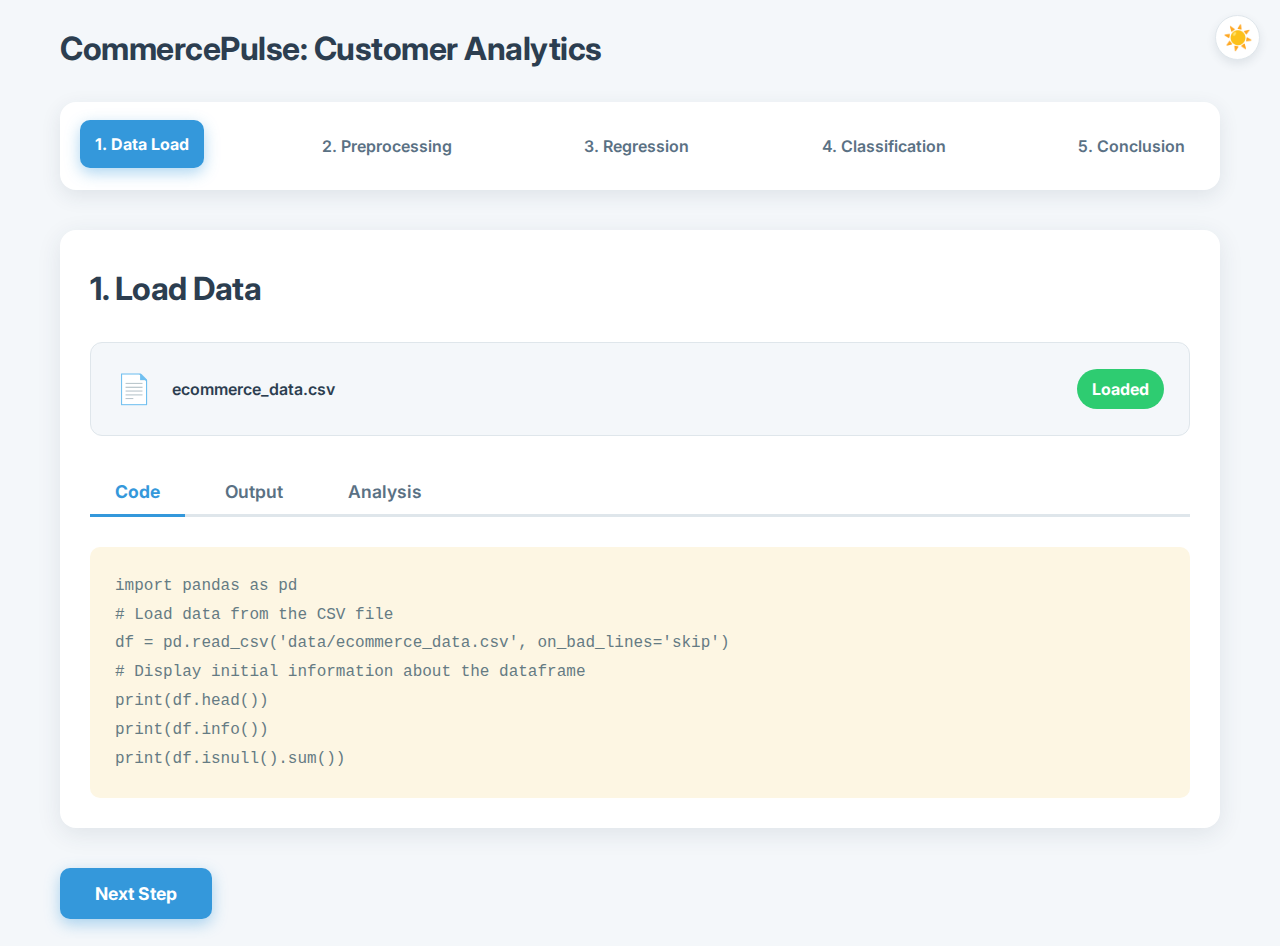
<file: index.html>
<!DOCTYPE html>
<html lang="en">
<head>
    <meta charset="UTF-8">
    <meta name="viewport" content="width=device-width, initial-scale=1.0">
    <title>Customer Analytics Project</title>
    <link href="https://fonts.googleapis.com/css2?family=Inter:wght@400;500;700&display=swap" rel="stylesheet">
    <link href="https://fonts.googleapis.com/css2?family=Fira+Code&display=swap" rel="stylesheet">
    <link rel="stylesheet" href="style.css">
</head>
<body>

    <button class="theme-toggle" id="theme-toggle" title="Toggle dark/light mode" style="position: fixed; top: 15px; right: 20px; z-index: 1000;">
        ☀️
    </button>

    <div class="container">
        <header class="project-header">
            <h1>CommercePulse: Customer Analytics</h1>
        </header>
        <div class="stepper-container">
            <header class="stepper">
                <div class="step active" data-step="0">1. Data Load</div>
                <div class="step" data-step="1">2. Preprocessing</div>
                <div class="step" data-step="2">3. Regression</div>
                <div class="step" data-step="3">4. Classification</div>
                <div class="step" data-step="4">5. Conclusion</div>
            </header>
        </div>

        <main class="main-content">

            <section class="page-section" id="step-0">
                <h2>1. Load Data</h2>
                <div class="file-card">
                    <span class="file-icon">📄</span>
                    <span class="file-name">ecommerce_data.csv</span>
                    <span class="file-status">Loaded</span>
                </div>
                
                <div class="option-bar" data-step-id="0">
                    <button class="tab-btn active" data-tab="code">Code</button>
                    <button class="tab-btn" data-tab="output">Output</button>
                    <button class="tab-btn" data-tab="analysis">Analysis</button>
                </div>

                <div class="content-area">
                    <div class="content-box active" id="code-content-0" data-tab="code">
                        <pre><code>import pandas as pd
# Load data from the CSV file
df = pd.read_csv('data/ecommerce_data.csv', on_bad_lines='skip')
# Display initial information about the dataframe
print(df.head())
print(df.info())
print(df.isnull().sum())
</code></pre>
                    </div>
                    <div class="content-box" id="output-content-0" data-tab="output">
                        <h3>Data Head (First 5 Rows)</h3>
                        <div class="table-container" data-src="images/data_head.html">Loading...</div>
                        <h3>Data Info</h3>
                        <pre><code class="table-container" data-src-text="images/data_info.txt">Loading...</code></pre>
                        <h3>Initial Missing Values</h3>
                        <div class="table-container" data-src="images/data_missing.html">Loading...</div>
                    </div>
                    <div class="content-box" id="analysis-content-0" data-tab="analysis">
                        <h3>Analysis</h3>
                        <p>The first step is to load the raw `ecommerce_data.csv` file. This file contains transactional records. Initial analysis revealed missing `CustomerID`s and `ReviewScore`s, which need to be handled. Crucially, it also showed inconsistent dates (including some in the future), which required a data cleaning script to be run to normalize them into a realistic 2023 timeframe. This ensures that time-based features like 'Recency' are calculated correctly.</p>
                    </div>
                </div>
            </section>

            <section class="page-section" id="step-1" style="display: none;">
                <h2>2. Data Preprocessing & Feature Engineering</h2>
                <div class="file-card">
                    <span class="file-icon">🛠️</span>
                    <span class="file-name">RFM & Churn Features</span>
                    <span class="file-status">Engineered</span>
                </div>
                
                <div class="option-bar" data-step-id="1">
                    <button class="tab-btn active" data-tab="code">Code</button>
                    <button class="tab-btn" data-tab="output">Output</button>
                    <button class="tab-btn" data-tab="analysis">Analysis</button>
                </div>

                <div class="content-area">
                    <div class="content-box active" id="code-content-1" data-tab="code">
                        <pre><code># Clean data by dropping rows with missing CustomerID
df_cleaned = df.dropna(subset=['CustomerID'])
# Impute missing ReviewScore with the mean
df_cleaned['ReviewScore'] = df_cleaned['ReviewScore'].fillna(df_cleaned['ReviewScore'].mean())
# Convert InvoiceDate to datetime
df_cleaned['InvoiceDate'] = pd.to_datetime(df_cleaned['InvoiceDate'])
# Calculate TotalPrice
df_cleaned['TotalPrice'] = df_cleaned['Quantity'] * df_cleaned['UnitPrice']

# --- Feature Engineering (RFM) ---
snapshot_date = df_cleaned['InvoiceDate'].max() + pd.Timedelta(days=1)
rfm_df = df_cleaned.groupby('CustomerID').agg(
    Recency=('InvoiceDate', lambda x: (snapshot_date - x.max()).days),
    Frequency=('InvoiceNo', 'nunique'),
    Monetary=('TotalPrice', 'sum')
).reset_index()
</code></pre>
                    </div>
                    <div class="content-box" id="output-content-1" data-tab="output">
                        <h3>Missing Values After Cleaning</h3>
                        <div class="table-container" data-src="images/data_missing_after.html">Loading...</div>
                        <h3>Engineered RFM Features (Head)</h3>
                        <div class="table-container" data-src="images/rfm_head.html">Loading...</div>
                    </div>
                    <div class="content-box" id="analysis-content-1" data-tab="analysis">
                        <h3>Analysis</h3>
                        <p>Data is cleaned, and RFM (Recency, Frequency, Monetary) features are engineered. A 'Churn' feature is created by flagging customers with the highest 'Recency' as "Churned". Crucially, to avoid data leakage, the 'Recency' feature itself is **not** used for training the classification models. The goal is to see if we can predict churn based only on a customer's purchasing behavior (`Frequency` and `Monetary`).</p>
                    </div>
                </div>
            </section>

            <section class="page-section" id="step-2" style="display: none;">
                <h2>3. Regression Task: Predicting Customer Spend</h2>
                <p class="task-description">Goal: Predict the `Monetary` value of a customer based on their `Recency` and `Frequency`.</p>

                <div class="model-scroller-container">
                    <div class="model-scroller" id="regression-scroller">
                        <div class="model-card" data-model="simple">Simple Linear</div>
                        <div class="model-card" data-model="multi">Multiple Linear</div>
                        <div class="model-card highlighted" data-model="poly">Polynomial</div>
                        <div class="model-card" data-model="comparison">Model Comparison</div>
                    </div>
                </div>
                
                <div class="option-bar" data-step-id="2">
                    <button class="tab-btn active" data-tab="code">Code</button>
                    <button class="tab-btn" data-tab="output">Output</button>
                    <button class="tab-btn" data-tab="analysis">Analysis</button>
                </div>

                <div class="content-area" id="regression-content-area">
                </div>
            </section>
            
            <section class="page-section" id="step-3" style="display: none;">
                <h2>4. Classification Task: Predicting Customer Churn</h2>
                <p class="task-description">Goal: Predict `IsChurned` (a binary 0/1 category) based on RFM features.</p>

                <div class="model-scroller-container">
                    <div class="model-scroller" id="classification-scroller">
                        <div class="model-card" data-model="logistic">Logistic Regression</div>
                        <div class="model-card" data-model="knn">KNN</div>
                        <div class="model-card" data-model="svm">SVM</div>
                        <div class="model-card" data-model="naive_bayes">Naive Bayes</div>
                        <div class="model-card" data-model="tree">Decision Tree</div>
                        <div class="model-card highlighted" data-model="forest">Random Forest</div>
                        <div class="model-card" data-model="comparison">Model Comparison</div>
                    </div>
                </div>
                
                <div class="option-bar" data-step-id="3">
                    <button class="tab-btn active" data-tab="code">Code</button>
                    <button class="tab-btn" data-tab="output">Output</button>
                    <button class="tab-btn" data-tab="analysis">Analysis</button>
                </div>

                <div class="content-area" id="classification-content-area">
                </div>
            </section>            

            <section class="page-section" id="step-4" style="display: none;">
                <h2>5. Conclusion</h2>
                <p class="task-description">Here we compare our models to select the "best" one for each task based on their performance metrics.</p>
                
                <h3>Regression Task: Final Comparison</h3>
                <div class="table-container" data-src-json="metrics/regression_metrics.json">Loading Regression Results...</div>
                
                <h3 style="margin-top: 30px;">Classification Task: Final Comparison</h3>
                <div class="table-container" data-src-json="metrics/classification_metrics.json">Loading Classification Results...</div>

                <h3 style="margin-top: 30px;">Final Analysis & Business Insights</h3>
                <ul>
                    <li><strong>Best Regression Model:</strong> The comparison shows that **Polynomial Regression** provides the highest R² score. This indicates it best captures the non-linear relationship between customer behavior (like frequency) and their total spending.</li>
                    <li><strong>Best Classification Model:</strong> After fixing the data leakage, the results are more realistic. The accuracy comparison chart shows that **Random Forest** is the winner. It performs best at the difficult task of predicting churn using only customer spending patterns (`Frequency` and `Monetary`), making it the most reliable model for identifying at-risk customers based on their behavior.</li>
                </ul>
            </section>
        </main>

        <footer>
            <button class="nav-btn" id="prev-btn" style="display: none;">Previous</button>
            <button class="nav-btn" id="next-btn">Next Step</button>
        </footer>
    </div>
    
    <div id="model-templates" style="display: none;">
    
        <!-- Regression Models -->
        <div data-model-id="simple">
            <div class="content-box active" data-tab="code">
                <pre><code># --- 1. Simple Linear Regression (on 'Frequency') ---
model_name = "Simple Linear Regression"
X_simple_train = X_train[['Frequency']]
X_simple_test = X_test[['Frequency']]
models[model_name].fit(X_simple_train, y_train)
y_pred_simple = models[model_name].predict(X_simple_test)

# Create a DataFrame for plotting
plot_df_simple = pd.DataFrame({'Frequency': X_simple_test.squeeze(), 'Monetary': y_test, 'Predicted': y_pred_simple})

# lmplot for Simple Linear Regression
sns.lmplot(x='Frequency', y='Monetary', data=plot_df_simple, line_kws={'color': 'red'}, height=6, aspect=1.5)
plt.savefig(os.path.join(WEB_ASSETS_FOLDER, 'simple_linear_lmplot.png'))

# Boxplot of residuals for Simple Linear Regression
residuals_simple = y_test - y_pred_simple
sns.boxplot(x=residuals_simple)
plt.savefig(os.path.join(WEB_ASSETS_FOLDER, 'simple_linear_residuals_boxplot.png'))
</code></pre>
            </div>
            <div class="content-box" data-tab="output">
                <img src="images/simple_linear_lmplot.png" alt="Simple Linear Regression Plot">
                <img src="images/simple_linear_residuals_boxplot.png" alt="Simple Linear Residuals Boxplot" style="margin-top: 20px;">
            </div>
            <div class="content-box" data-tab="analysis">
                <h3>Analysis: Simple Linear Regression</h3>
                <p>The `lmplot` shows a positive correlation between `Frequency` and `Monetary`, but the points are widely scattered. The boxplot of residuals shows that the model often underestimates the monetary value.</p>
            </div>
        </div>
        
        <div data-model-id="multi">
            <div class="content-box active" data-tab="code"><pre><code># --- 2. Multiple Linear Regression ---
model_name = "Multiple Linear Regression"
models[model_name].fit(X_train, y_train)
y_pred_multi = models[model_name].predict(X_test)

# Scatter plot for actual vs predicted
plt.scatter(y_test, y_pred_multi, alpha=0.5)
plt.plot([y_test.min(), y_test.max()], [y_test.min(), y_test.max()], '--', color='red')
plt.savefig(os.path.join(WEB_ASSETS_FOLDER, 'multiple_linear_actual_vs_pred.png'))

# Boxplot of residuals
residuals_multi = y_test - y_pred_multi
sns.boxplot(x=residuals_multi)
plt.savefig(os.path.join(WEB_ASSETS_FOLDER, 'multiple_linear_residuals_boxplot.png'))
</code></pre></div>
            <div class="content-box" data-tab="output">
                <img src="images/multiple_linear_actual_vs_pred.png" alt="Multiple Linear Regression - Actual vs. Predicted">
                <img src="images/multiple_linear_residuals_boxplot.png" alt="Multiple Linear Residuals Boxplot" style="margin-top: 20px;">
            </div>
            <div class="content-box" data-tab="analysis">
                <h3>Analysis: Multiple Linear Regression</h3>
                <p>This model, using both `Recency` and `Frequency`, is a better fit than the simple linear model. The scatter plot shows predictions are closer to the actual values. The residuals are more centered around zero, but still show some skew.</p>
            </div>
        </div>
        
        <div data-model-id="poly">
             <div class="content-box active" data-tab="code"><pre><code># --- 3. Polynomial Regression ---
degrees = [2, 3, 4, 5]
fig, axes = plt.subplots(2, 2, figsize=(15, 12))
X_poly_train = X_train[['Frequency']]
X_poly_test = X_test[['Frequency']]

for i, degree in enumerate(degrees):
    # Create and fit features
    poly_features = PolynomialFeatures(degree=degree)
    X_poly_train_transformed = poly_features.fit_transform(X_poly_train)
    
    # Fit linear model
    model = LinearRegression()
    model.fit(X_poly_train_transformed, y_train)
    
    # Create range for smooth curve
    X_range = np.linspace(X_poly_test.min(), X_poly_test.max(), 100).reshape(-1, 1)
    X_range_df = pd.DataFrame(X_range, columns=['Frequency'])
    X_range_poly = poly_features.transform(X_range_df)
    y_range_pred = model.predict(X_range_poly)

    # Plotting
    ax = axes[divmod(i, 2)]
    ax.scatter(X_poly_test, y_test, alpha=0.5)
    ax.plot(X_range, y_range_pred, color='red')
    
plt.savefig(os.path.join(WEB_ASSETS_FOLDER, 'polynomial_regression_degrees.png'))
</code></pre></div>
            <div class="content-box" data-tab="output">
                <img src="images/polynomial_regression_degrees.png" alt="Polynomial Regression Degrees">
            </div>
            <div class="content-box" data-tab="analysis">
                <h3>Analysis: Polynomial Regression</h3>
                <p>We see how the model fit changes with increasing polynomial degrees. Higher degrees can capture more complex relationships but also risk overfitting. The R² scores on the plots help identify the best degree (3 or 4 in this case).</p>
            </div>
        </div>

        <div data-model-id="comparison">
            <div class="content-box active" data-tab="code"><pre><code># --- 4. R2 Score Comparison ---
r2_scores = {name: res['R2'] for name, res in results.items()}
sns.barplot(x=list(r2_scores.keys()), y=list(r2_scores.values()))
plt.title('R² Scores of Regression Models')
plt.xticks(rotation=45, ha='right')
plt.savefig(os.path.join(WEB_ASSETS_FOLDER, 'regression_r2_comparison.png'))
</code></pre></div>
            <div class="content-box" data-tab="output">
                <img src="images/regression_r2_comparison.png" alt="Regression R2 Score Comparison">
            </div>
            <div class="content-box" data-tab="analysis">
                <h3>Analysis: Regression Model Comparison</h3>
                <p>This plot directly compares the R² scores of all regression models. It provides a clear summary of which model best explains the variance in the data. Polynomial regression clearly outperforms the linear models.</p>
            </div>
        </div>
        
        <!-- Classification Models -->
        <div data-model-id="logistic">
            <div class="content-box active" data-tab="code">
                <pre><code># Define features (X) and target (y)
# We use only 'Frequency' and 'Monetary' to avoid data leakage from 'Recency'
X = df[['Frequency', 'Monetary']]
y = df['IsChurned']
# Split, scale, and fit
X_train, X_test, y_train, y_test = train_test_split(X, y, test_size=0.3, random_state=42, stratify=y)
scaler = StandardScaler()
X_train_scaled = scaler.fit_transform(X_train)
X_test_scaled = scaler.transform(X_test)
model.fit(X_train_scaled, y_train)
y_pred = model.predict(X_test_scaled)
# Generate confusion matrix
cm = confusion_matrix(y_test, y_pred, labels=[0, 1])
sns.heatmap(cm, annot=True, fmt='d', cmap='Blues')
plt.savefig(os.path.join(WEB_ASSETS_FOLDER, 'logistic_regression_cm.png'))
</code></pre>
            </div>
            <div class="content-box" data-tab="output">
                <img src="images/logistic_regression_cm.png" alt="Logistic Regression Confusion Matrix">
            </div>
            <div class="content-box" data-tab="analysis">
                <h3>Analysis: Logistic Regression</h3>
                <p>The confusion matrix shows the model's performance. As a linear model, Logistic Regression struggles to find a clear line to separate churned vs. non-churned customers based on only `Frequency` and `Monetary`. It correctly identifies most non-churned customers but performs poorly at identifying those who have churned, indicating a more complex model is needed.</p>
            </div>
        </div>
        
        <div data-model-id="knn">
            <div class="content-box active" data-tab="code"><pre><code># --- KNN Tuning ---
k_range = range(1, 21)
scores = []
for k in k_range:
    knn = KNeighborsClassifier(n_neighbors=k)
    knn.fit(X_train_scaled, y_train)
    scores.append(accuracy_score(y_test, knn.predict(X_test_scaled)))
best_k = k_range[np.argmax(scores)]

# Plot Accuracy vs K
plt.plot(k_range, scores, marker='o')
plt.savefig('knn_accuracy_vs_k.png')
# Fit model with best K and get metrics
model.n_neighbors = best_k
model.fit(X_train_scaled, y_train)
y_pred = model.predict(X_test_scaled)
</code></pre></div>
            <div class="content-box" data-tab="output">
                <img src="images/knn_accuracy_vs_k.png" alt="KNN Accuracy vs K">
                <img src="images/k-nearest_neighbors_cm.png" alt="KNN Confusion Matrix" style="margin-top: 20px;">
            </div>
            <div class="content-box" data-tab="analysis">
                <h3>Analysis: K-Nearest Neighbors (KNN)</h3>
                <p>The plot of accuracy versus K helps us find the optimal number of neighbors to consider for a prediction, preventing the model from being too simple or too complex. The confusion matrix for the tuned model shows its performance. KNN often performs moderately well but can be sensitive to the scale of features and the 'curse of dimensionality'.</p>
            </div>
        </div>
        
        <div data-model-id="svm">
            <div class="content-box active" data-tab="code"><pre><code># --- SVM Pairplot ---
svm_plot_df = pd.DataFrame(X_test, columns=X.columns)
svm_plot_df['Churn'] = y_test
sns.pairplot(svm_plot_df, hue='Churn', palette='brg', vars=['Recency', 'Frequency', 'Monetary'])
plt.savefig('svm_pairplot.png')
</code></pre></div>
            <div class="content-box" data-tab="output">
                 <img src="images/svm_pairplot.png" alt="SVM Pairplot">
                 <img src="images/support_vector_machine_(svm)_cm.png" alt="SVM Confusion Matrix" style="margin-top: 20px;">
            </div>
            <div class="content-box" data-tab="analysis">
                <h3>Analysis: Support Vector Machine (SVM)</h3>
                <p>The pairplot visualizes the relationship between `Frequency` and `Monetary` for both classes. The significant overlap between the green (Not Churned) and red (Churned) points visually confirms why this is a difficult prediction task. It shows there is no simple boundary, which explains why more complex, non-linear models are required to find patterns.</p>
            </div>
        </div>
        
        <div data-model-id="naive_bayes">
            <div class="content-box active" data-tab="code"><pre><code># --- Naive Bayes - Probability Table ---
nb_prob_df = df.groupby('IsChurned')[['Recency', 'Frequency', 'Monetary']].mean().reset_index()
# Create table as a plot
fig, ax = plt.subplots(figsize=(8, 3))
ax.axis('tight')
ax.axis('off')
table = ax.table(cellText=nb_prob_df.values, colLabels=nb_prob_df.columns, loc='center')
plt.savefig('naive_bayes_probability_table.png')
</code></pre></div>
            <div class="content-box" data-tab="output">
                <img src="images/naive_bayes_probability_table.png" alt="Naive Bayes Probability Table">
                <img src="images/naive_bayes_cm.png" alt="Naive Bayes Confusion Matrix" style="margin-top: 20px;">
            </div>
            <div class="content-box" data-tab="analysis">
                <h3>Analysis: Naive Bayes</h3>
                <p>This table shows the average `Frequency` and `Monetary` values for each class. We can see that churned customers tend to have slightly lower mean values for both. The Naive Bayes classifier uses these probabilistic differences to make its predictions. Its performance is modest, likely because the assumption that the features are independent doesn't fully hold true.</p>
            </div>
        </div>

        <div data-model-id="tree">
            <div class="content-box active" data-tab="code"><pre><code># --- Decision Tree Visualization ---
model.fit(X_train, y_train)
y_pred = model.predict(X_test)
# Plot the tree
plt.figure(figsize=(20, 10))
plot_tree(model, feature_names=X.columns, class_names=['Not Churned', 'Churned'], filled=True, rounded=True)
plt.savefig('decision_tree_plot.png')
</code></pre></div>
            <div class="content-box" data-tab="output">
                <img src="images/decision_tree_plot.png" alt="Decision Tree Plot">
                <img src="images/decision_tree_cm.png" alt="Decision Tree Confusion Matrix" style="margin-top: 20px;">
            </div>
            <div class="content-box" data-tab="analysis">
                <h3>Analysis: Decision Tree</h3>
                <p>The tree visualization provides a clear, interpretable set of rules based on `Monetary` and `Frequency` values. We can follow the branches to see exactly how the model makes a decision. While highly transparent, a single decision tree can easily overfit the training data, which is why its performance, while better than linear models, is often surpassed by Random Forest.</p>
            </div>
        </div>
        
        <div data-model-id="forest">
            <div class="content-box active" data-tab="code"><pre><code># --- Random Forest - One Tree Visualization ---
model.fit(X_train, y_train)
y_pred = model.predict(X_test)
# Plot one tree from the forest
plt.figure(figsize=(20, 10))
plot_tree(model.estimators_[0], feature_names=X.columns, class_names=['Not Churned', 'Churned'], filled=True, rounded=True)
plt.savefig('random_forest_tree_plot.png')
</code></pre></div>
            <div class="content-box" data-tab="output">
                <img src="images/random_forest_tree_plot.png" alt="Random Forest Tree Plot">
                <img src="images/random_forest_cm.png" alt="Random Forest Confusion Matrix" style="margin-top: 20px;">
            </div>
            <div class="content-box" data-tab="analysis">
                <h3>Analysis: Random Forest</h3>
                <p>By building an ensemble of many decision trees, Random Forest creates a more robust and accurate model that is less prone to overfitting. We visualize one tree to understand the basic logic, but the model's power comes from combining hundreds of them. As the confusion matrix and final accuracy scores show, this model provides the best overall performance for this challenging prediction task.</p>
            </div>
        </div>
        <div data-model-id="comparison">
             <div class="content-box active" data-tab="code"><pre><code># --- Accuracy Comparison Plot ---
accuracies = {name: res['Test Accuracy'] for name, res in results.items()}
plt.figure(figsize=(10, 6))
sns.barplot(x=list(accuracies.keys()), y=list(accuracies.values()))
plt.savefig('classification_accuracy_comparison.png')
</code></pre></div>
            <div class="content-box" data-tab="output">
                <img src="images/classification_accuracy_comparison.png" alt="Classification Accuracy Comparison">
            </div>
            <div class="content-box" data-tab="analysis">
                <h3>Analysis: Classification Model Comparison</h3>
                <p>This plot directly compares the accuracy of all classification models. It provides a clear, high-level summary of which model performed best on the test set. The scores are now realistic, not an inflated 100%. Random Forest is the decisive winner, validating our choice to highlight it as the best model for this task.</p>
            </div>
        </div>
    </div>

    <script src="app.js"></script>
</body>
</html>
</file>
<file: style.css>
/* --- Global Styles & Variables --- */
:root {
    --font-family: 'Inter', -apple-system, BlinkMacSystemFont, "Segoe UI", Roboto, sans-serif;
    
    /* Light Mode */
    --color-bg: #f4f7fa;
    --color-bg-secondary: #ffffff;
    --color-text: #2c3e50;
    --color-text-secondary: #5a7184;
    --color-primary: #3498db;
    --color-primary-light: #ebf5fb;
    --color-border: #dfe6eb;
    --color-shadow: rgba(44, 62, 80, 0.1);
    --color-code-bg: #fdf6e3;
    --color-code-text: #657b83;
    --color-highlight: #f39c12;
    --color-success: #2ecc71;
}

body.dark-mode {
    /* Dark Mode */
    --color-bg: #1f2937;
    --color-bg-secondary: #2c3a4b;
    --color-text: #f3f4f6;
    --color-text-secondary: #9ca3af;
    --color-primary: #38bdf8;
    --color-primary-light: #2c3a4b;
    --color-border: #4b5563;
    --color-shadow: rgba(0, 0, 0, 0.2);
    --color-code-bg: #012456;
    --color-code-text: #f0f0f0;
    --color-highlight: #f39c12;
    --color-success: #34d399;
}

* {
    box-sizing: border-box;
    margin: 0;
    padding: 0;
}

html {
    scroll-behavior: smooth;
}

body {
    font-family: var(--font-family);
    background-color: var(--color-bg);
    color: var(--color-text);
    line-height: 1.8;
    transition: background-color 0.3s ease, color 0.3s ease;
}

.container {
    max-width: 1200px;
    margin: 0 auto;
    padding: 20px;
    position: relative;
}

h1, h2, h3 {
    color: var(--color-text);
    margin-bottom: 1.5rem;
    font-weight: 700;
    letter-spacing: -0.5px;
}

h2 { font-size: 2rem; }
h3 { font-size: 1.5rem; }

p {
    margin-bottom: 1.5rem;
    color: var(--color-text-secondary);
    word-spacing: 1px;
}

img {
    max-width: 100%;
    height: auto;
    border-radius: 12px;
    box-shadow: 0 6px 20px var(--color-shadow);
}

/* --- Scrollbar --- */
::-webkit-scrollbar {
    width: 5px;
}

::-webkit-scrollbar-track {
    background: var(--color-bg);
}

::-webkit-scrollbar-thumb {
    background: var(--color-primary);
    border-radius: 10px;
}

::-webkit-scrollbar-thumb:hover {
    background: #2980b9;
}

/* --- Theme Toggle --- */
.theme-toggle {
    position: absolute;
    top: 90px;
    right: 20px;
    background: var(--color-bg-secondary);
    border: 1px solid var(--color-border);
    border-radius: 50%;
    width: 45px;
    height: 45px;
    font-size: 1.5rem;
    cursor: pointer;
    box-shadow: 0 4px 10px var(--color-shadow);
    transition: all 0.4s cubic-bezier(0.23, 1, 0.32, 1);
}
.theme-toggle:hover {
    transform: translateY(-3px) scale(1.05);
    box-shadow: 0 6px 15px var(--color-shadow);
}
.theme-toggle.dark {
    background: #2c3e50;
    color: #f39c12;
}


/* --- Stepper --- */
.stepper {
    display: flex;
    justify-content: space-between;
    align-items: center;
    margin-bottom: 40px;
    padding: 20px;
    background-color: var(--color-bg-secondary);
    border-radius: 16px;
    box-shadow: 0 6px 20px var(--color-shadow);
}
.step {
    font-size: 1rem;
    font-weight: 600;
    color: var(--color-text-secondary);
    padding: 10px 15px;
    border-radius: 10px;
    transition: all 0.4s cubic-bezier(0.23, 1, 0.32, 1);
    cursor: pointer;
}
.step.active {
    background-color: var(--color-primary);
    color: #ffffff;
    font-weight: 700;
    box-shadow: 0 5px 15px rgba(52, 152, 219, 0.4);
    transform: translateY(-2px);
}
.step-line {
    flex-grow: 1;
    height: 3px;
    background-color: var(--color-border);
}

/* --- Page Sections --- */
.page-section {
    background-color: var(--color-bg-secondary);
    padding: 30px;
    border-radius: 16px;
    box-shadow: 0 6px 25px var(--color-shadow);
    animation: slideUpFadeIn 0.6s cubic-bezier(0.23, 1, 0.32, 1);
}

@keyframes slideUpFadeIn {
    from { opacity: 0; transform: translateY(20px); }
    to { opacity: 1; transform: translateY(0); }
}

.task-description {
    font-size: 1.2rem;
    font-weight: 500;
    color: var(--color-text);
    padding: 20px;
    background-color: var(--color-primary-light);
    border-left: 5px solid var(--color-primary);
    border-radius: 10px;
    margin-top: -15px;
}

/* --- File Card --- */
.file-card {
    display: flex;
    align-items: center;
    gap: 20px;
    background-color: var(--color-bg);
    border: 1px solid var(--color-border);
    padding: 20px 25px;
    border-radius: 12px;
    margin-bottom: 30px;
}
.file-icon { font-size: 1.8rem; }
.file-name { font-weight: 600; flex-grow: 1; }
.file-status {
    font-size: 1rem;
    font-weight: 700;
    padding: 6px 15px;
    border-radius: 25px;
    background-color: var(--color-success);
    color: #ffffff;
}

/* --- Option Bar (Tabs) --- */
.option-bar {
    display: flex;
    gap: 15px;
    border-bottom: 3px solid var(--color-border);
    margin-bottom: 30px;
}
.tab-btn {
    font-family: var(--font-family);
    font-size: 1.1rem;
    font-weight: 600;
    padding: 12px 25px;
    border: none;
    background-color: transparent;
    cursor: pointer;
    color: var(--color-text-secondary);
    position: relative;
    top: 3px;
    border-bottom: 3px solid transparent;
    transition: all 0.4s cubic-bezier(0.23, 1, 0.32, 1);
}
.tab-btn:hover {
    color: var(--color-primary);
}
.tab-btn.active {
    color: var(--color-primary);
    border-bottom-color: var(--color-primary);
    font-weight: 700;
}

/* --- Content Area --- */
.content-area {
    position: relative;
    min-height: 250px;
}
.content-box {
    display: none;
    animation: fadeIn 0.5s ease;
}
.content-box.active {
    display: block;
}

/* --- Model Scroller --- */
.model-scroller-container {
    overflow-x: auto;
    padding-bottom: 25px;
    margin-bottom: 20px;
}
.model-scroller {
    display: flex;
    gap: 20px;
    width: max-content;
    padding: 10px;
}
.model-card {
    flex-shrink: 0;
    padding: 18px 30px;
    background-color: var(--color-bg);
    border: 1px solid var(--color-border);
    border-radius: 12px;
    font-weight: 600;
    cursor: pointer;
    transition: all 0.4s cubic-bezier(0.23, 1, 0.32, 1);
    box-shadow: 0 4px 8px var(--color-shadow);
}
.model-card:hover {
    transform: translateY(-4px) scale(1.03);
    box-shadow: 0 6px 15px var(--color-shadow);
    border-color: var(--color-primary);
}
.model-card.active {
    background-color: var(--color-primary);
    color: #ffffff;
    border-color: var(--color-primary);
    box-shadow: 0 6px 15px rgba(52, 152, 219, 0.4);
    transform: translateY(-2px);
}
.model-card.highlighted {
    border-left: 5px solid var(--color-highlight);
    font-weight: 700;
}
.model-card.highlighted.active {
    border-left-color: #ffffff;
}


/* --- Code & Table Styles --- */
pre {
    background-color: var(--color-code-bg);
    color: var(--color-code-text);
    padding: 25px;
    border-radius: 10px;
    overflow-x: auto;
    font-size: 1rem;
}
code {
    font-family: 'Courier New', Courier, monospace;
}
.table-container {
    overflow-x: auto;
    border: 1px solid var(--color-border);
    border-radius: 10px;
    background-color: var(--color-bg);
}

.table-container::-webkit-scrollbar {
    height: 5px;
}

.table-container::-webkit-scrollbar-thumb {
    background: var(--color-primary);
    border-radius: 10px;
}

table {
    width: 100%;
    border-collapse: collapse;
}
th, td {
    padding: 15px 20px;
    border: 1px solid var(--color-border);
    text-align: left;
    font-size: 1rem;
}
th {
    background-color: var(--color-bg);
    font-weight: 700;
}
td {
    color: var(--color-text-secondary);
}
body.dark-mode td {
    color: var(--color-text-secondary);
}

/* --- Footer & Navigation --- */
footer {
    display: flex;
    justify-content: space-between;
    margin-top: 40px;
}
.nav-btn {
    font-family: var(--font-family);
    font-size: 1.1rem;
    font-weight: 700;
    padding: 15px 35px;
    border: none;
    border-radius: 10px;
    cursor: pointer;
    background-color: var(--color-primary);
    color: #ffffff;
    box-shadow: 0 5px 15px rgba(52, 152, 219, 0.4);
    transition: all 0.4s cubic-bezier(0.23, 1, 0.32, 1);
}
.nav-btn:hover {
    transform: translateY(-3px);
    box-shadow: 0 8px 20px rgba(52, 152, 219, 0.5);
}
.nav-btn#prev-btn {
    background-color: var(--color-bg-secondary);
    color: var(--color-text-secondary);
    border: 1px solid var(--color-border);
    box-shadow: 0 4px 8px var(--color-shadow);
}
.nav-btn#prev-btn:hover {
    background-color: var(--color-bg);
    box-shadow: 0 6px 15px var(--color-shadow);
}
</file>
